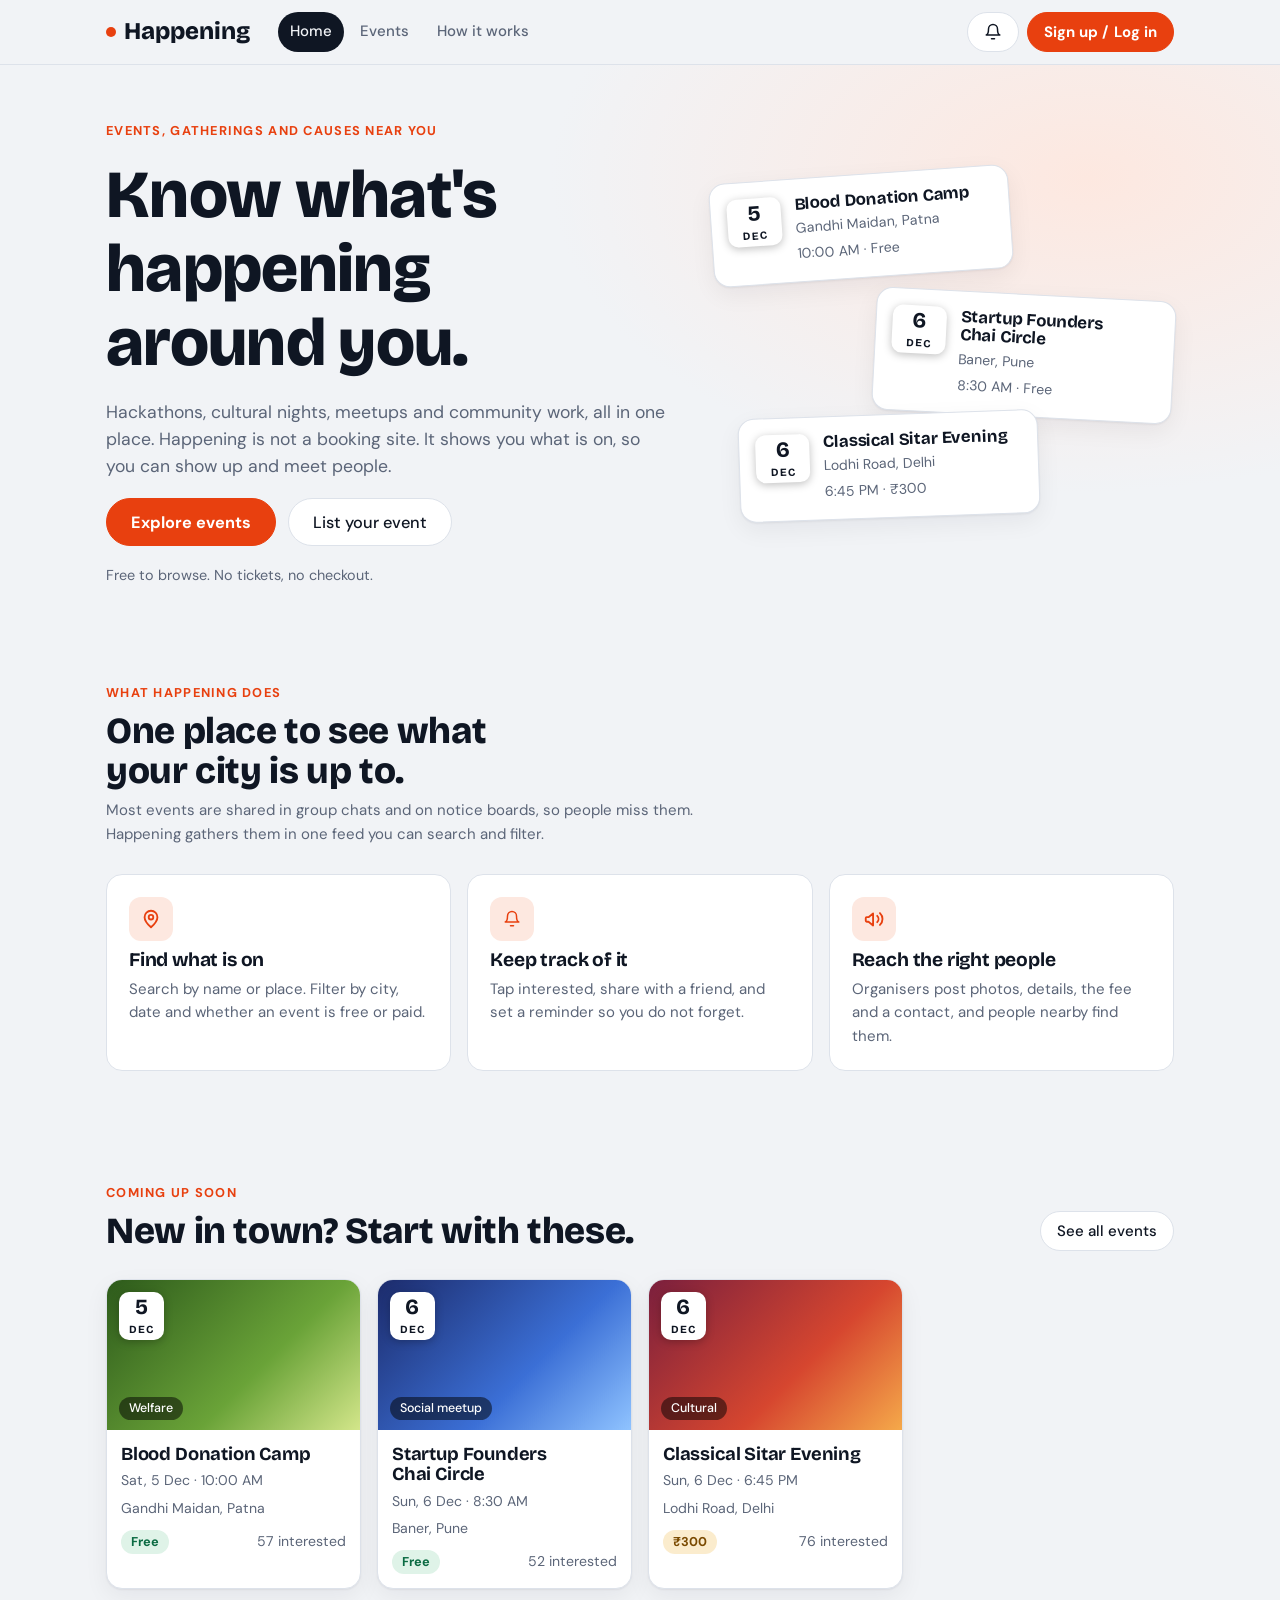
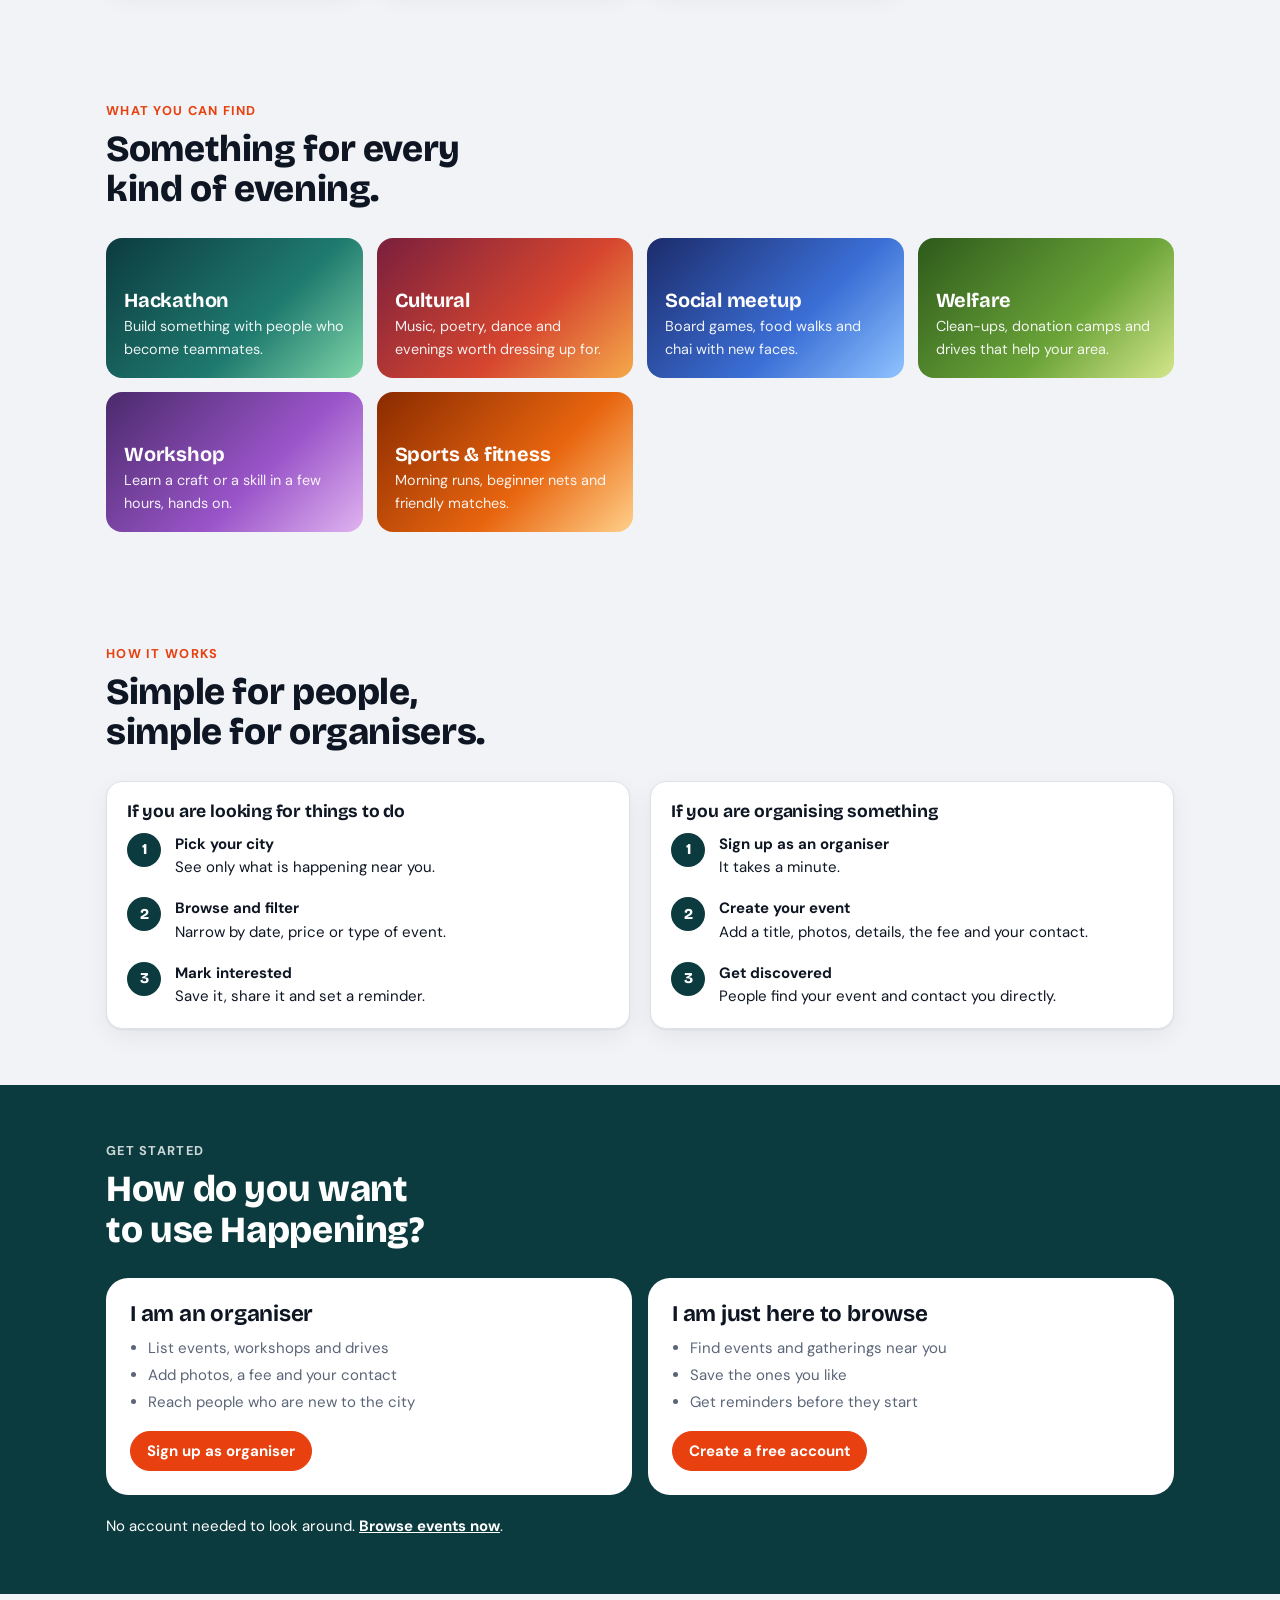
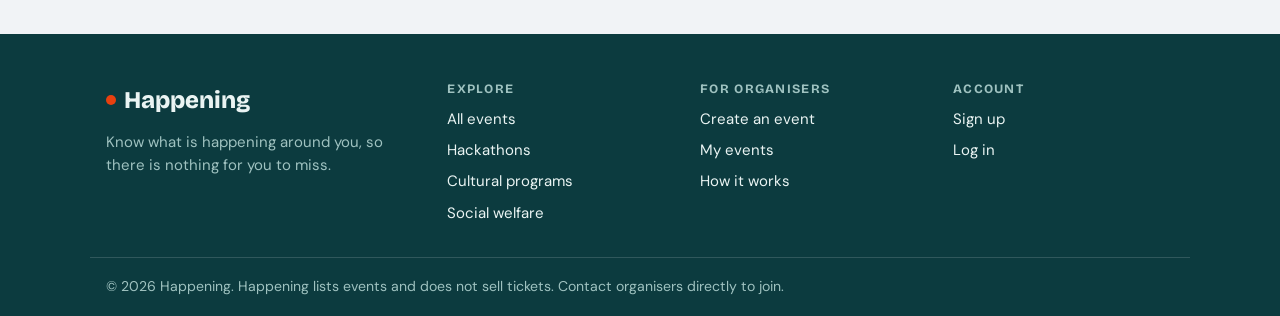
<file: index.html>
<!doctype html>
<html lang="en">
<head>
  <meta charset="utf-8">
  <meta name="viewport" content="width=device-width, initial-scale=1, viewport-fit=cover">
  <title>Happening | Know what's happening around you</title>
  <meta name="description" content="Discover events, gatherings, hackathons and cultural programs happening in your city. Happening is not a booking site. It shows you what is on so you can show up.">

  <link rel="preconnect" href="https://fonts.googleapis.com">
  <link rel="preconnect" href="https://fonts.gstatic.com" crossorigin>
  <link rel="stylesheet" href="https://fonts.googleapis.com/css2?family=Bricolage+Grotesque:opsz,wght@12..96,500;12..96,700;12..96,800&family=DM+Sans:wght@400;500;700&display=swap">

  <link rel="stylesheet" href="css/base.css">
  <link rel="stylesheet" href="css/layout.css">
  <link rel="stylesheet" href="css/components.css">
  <link rel="stylesheet" href="css/home.css">
</head>

<body data-page="home">
  <header id="site-header"></header>

  <main>
    <!-- Hero -->
    <section class="hero">
      <div class="container hero-inner">
        <div class="hero-copy">
          <p class="eyebrow">Events, gatherings and causes near you</p>
          <h1>Know what's happening around you.</h1>
          <p class="hero-lead">
            Hackathons, cultural nights, meetups and community work, all in one place.
            Happening is not a booking site. It shows you what is on, so you can show up and meet people.
          </p>
          <div class="hero-actions">
            <a class="btn btn-primary btn-large" href="events.html">Explore events</a>
            <a class="btn btn-large" id="hero-organiser" href="login.html?mode=signup&amp;role=organiser">List your event</a>
          </div>
          <p class="hero-note">Free to browse. No tickets, no checkout.</p>
        </div>

        <div class="ticket-stack" id="hero-tickets" aria-label="Sample upcoming events"></div>
      </div>
    </section>

    <!-- What Happening does -->
    <section class="section" id="what-it-does">
      <div class="container">
        <div class="section-head">
          <p class="eyebrow">What Happening does</p>
          <h2>One place to see what your city is up to.</h2>
          <p class="muted">
            Most events are shared in group chats and on notice boards, so people miss them.
            Happening gathers them in one feed you can search and filter.
          </p>
        </div>

        <div class="feature-grid">
          <article class="feature">
            <span class="feature-icon" id="icon-find"></span>
            <h3>Find what is on</h3>
            <p class="muted">
              Search by name or place. Filter by city, date and whether an event is free or paid.
            </p>
          </article>
          <article class="feature">
            <span class="feature-icon" id="icon-save"></span>
            <h3>Keep track of it</h3>
            <p class="muted">
              Tap interested, share with a friend, and set a reminder so you do not forget.
            </p>
          </article>
          <article class="feature">
            <span class="feature-icon" id="icon-organise"></span>
            <h3>Reach the right people</h3>
            <p class="muted">
              Organisers post photos, details, the fee and a contact, and people nearby find them.
            </p>
          </article>
        </div>
      </div>
    </section>

    <!-- Coming up soon -->
    <section class="section" id="coming-up">
      <div class="container">
        <div class="section-head-row">
          <div class="section-head">
            <p class="eyebrow">Coming up soon</p>
            <h2>New in town? Start with these.</h2>
          </div>
          <a class="btn" href="events.html">See all events</a>
        </div>
        <div class="card-grid" id="upcoming-grid"></div>
      </div>
    </section>

    <!-- Categories -->
    <section class="section" id="categories">
      <div class="container">
        <div class="section-head">
          <p class="eyebrow">What you can find</p>
          <h2>Something for every kind of evening.</h2>
        </div>
        <div class="category-grid" id="category-grid"></div>
      </div>
    </section>

    <!-- How it works -->
    <section class="section" id="how-it-works">
      <div class="container">
        <div class="section-head">
          <p class="eyebrow">How it works</p>
          <h2>Simple for people, simple for organisers.</h2>
        </div>

        <div class="steps-grid">
          <div class="panel">
            <h3>If you are looking for things to do</h3>
            <ol class="steps">
              <li><strong>Pick your city</strong>See only what is happening near you.</li>
              <li><strong>Browse and filter</strong>Narrow by date, price or type of event.</li>
              <li><strong>Mark interested</strong>Save it, share it and set a reminder.</li>
            </ol>
          </div>
          <div class="panel">
            <h3>If you are organising something</h3>
            <ol class="steps">
              <li><strong>Sign up as an organiser</strong>It takes a minute.</li>
              <li><strong>Create your event</strong>Add a title, photos, details, the fee and your contact.</li>
              <li><strong>Get discovered</strong>People find your event and contact you directly.</li>
            </ol>
          </div>
        </div>
      </div>
    </section>

    <!-- Get started -->
    <section class="section get-started" id="get-started">
      <div class="container">
        <div class="section-head">
          <p class="eyebrow">Get started</p>
          <h2>How do you want to use Happening?</h2>
        </div>

        <div class="role-grid">
          <article class="role-card">
            <h3>I am an organiser</h3>
            <ul>
              <li>List events, workshops and drives</li>
              <li>Add photos, a fee and your contact</li>
              <li>Reach people who are new to the city</li>
            </ul>
            <a class="btn btn-primary" id="start-organiser" href="login.html?mode=signup&amp;role=organiser">Sign up as organiser</a>
          </article>

          <article class="role-card">
            <h3>I am just here to browse</h3>
            <ul>
              <li>Find events and gatherings near you</li>
              <li>Save the ones you like</li>
              <li>Get reminders before they start</li>
            </ul>
            <a class="btn btn-primary" id="start-browse" href="login.html?mode=signup">Create a free account</a>
          </article>
        </div>

        <p class="get-started-foot">
          No account needed to look around. <a href="events.html">Browse events now</a>.
        </p>
      </div>
    </section>
  </main>

  <footer id="site-footer"></footer>

  <script src="js/data.js"></script>
  <script src="js/store.js"></script>
  <script src="js/helpers.js"></script>
  <script src="js/components.js"></script>
  <script src="js/layout.js"></script>
  <script src="js/home.js"></script>
</body>
</html>
</file>
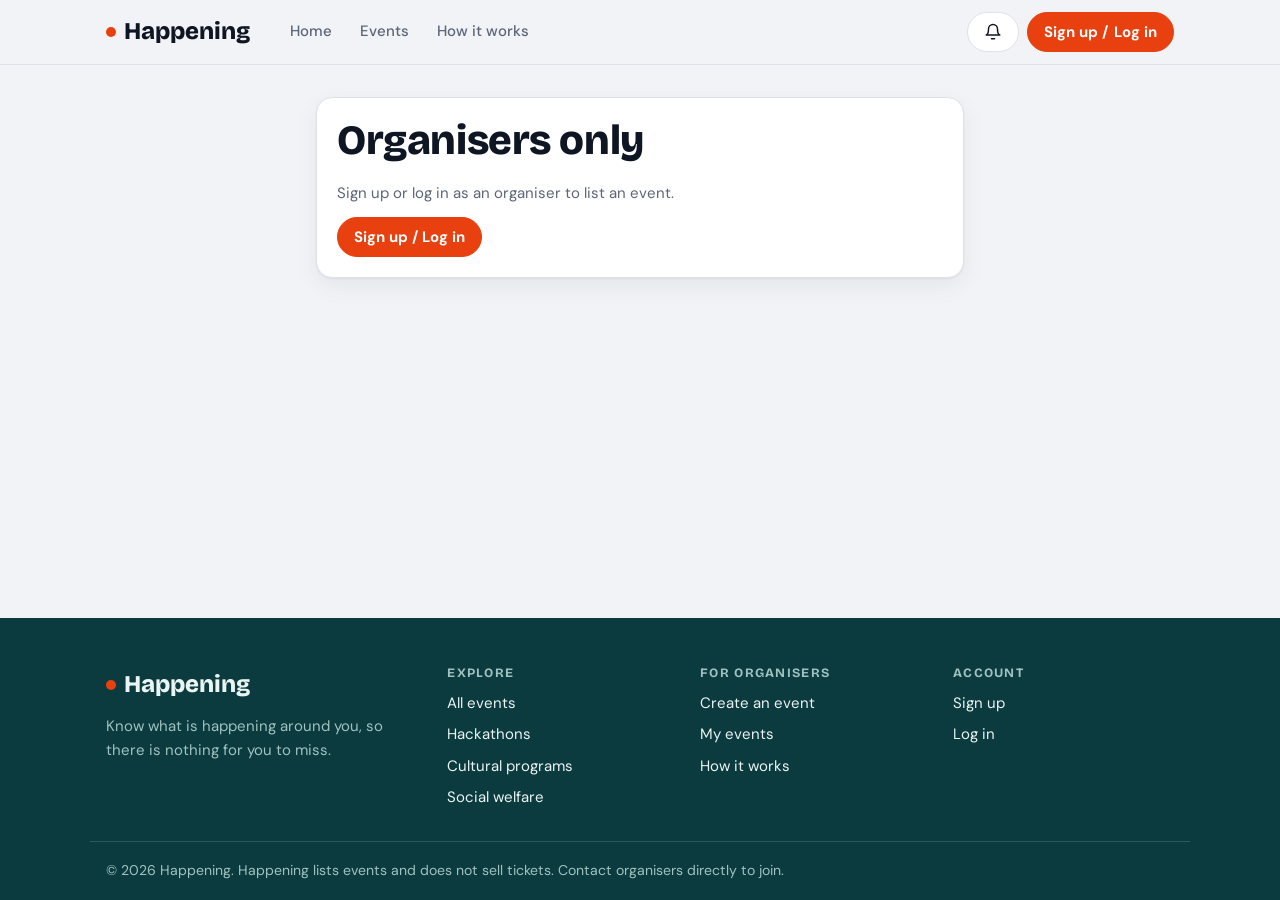
<file: create.html>
<!doctype html>
<html lang="en">
<head>
  <meta charset="utf-8">
  <meta name="viewport" content="width=device-width, initial-scale=1, viewport-fit=cover">
  <title>Create an event | Happening</title>
  <meta name="description" content="List your event on Happening so people nearby can find it.">

  <link rel="preconnect" href="https://fonts.googleapis.com">
  <link rel="preconnect" href="https://fonts.gstatic.com" crossorigin>
  <link rel="stylesheet" href="https://fonts.googleapis.com/css2?family=Bricolage+Grotesque:opsz,wght@12..96,500;12..96,700;12..96,800&family=DM+Sans:wght@400;500;700&display=swap">

  <link rel="stylesheet" href="css/base.css">
  <link rel="stylesheet" href="css/layout.css">
  <link rel="stylesheet" href="css/components.css">
  <link rel="stylesheet" href="css/forms.css">
</head>

<body data-page="create">
  <header id="site-header"></header>

  <main class="container form-page">
    <!-- Shown to anyone who is not logged in as an organiser -->
    <div id="gate" class="panel">
      <h1>Organisers only</h1>
      <p class="muted">Sign up or log in as an organiser to list an event.</p>
      <div>
        <a class="btn btn-primary" href="login.html?mode=signup&amp;role=organiser">Sign up / Log in</a>
      </div>
    </div>

    <div id="form-area" hidden>
      <h1>List an event</h1>
      <p class="muted">People near you will see this on Happening. You handle sign-ups and payment yourself.</p>

      <form id="event-form" class="form" novalidate style="margin-top:20px">
        <div class="field">
          <label for="title">Title</label>
          <input id="title" maxlength="80" placeholder="Weekend trek to Rajgir hills">
        </div>

        <div class="field-row">
          <div class="field">
            <label for="category">Category</label>
            <select id="category"></select>
          </div>
          <div class="field">
            <label for="city">City</label>
            <select id="city"></select>
          </div>
        </div>

        <div class="field-row">
          <div class="field">
            <label for="area">Area</label>
            <input id="area" placeholder="Kankarbagh">
          </div>
          <div class="field">
            <label for="venue">Venue</label>
            <input id="venue" placeholder="Patna Sports Ground">
          </div>
        </div>

        <div class="field-row">
          <div class="field">
            <label for="date">Date</label>
            <input id="date" type="date">
          </div>
          <div class="field">
            <label for="time">Start time</label>
            <input id="time" type="time" value="18:00">
          </div>
        </div>

        <div class="field">
          <label for="fee">Event fee in &#8377;</label>
          <input id="fee" type="number" min="0" step="10" value="0">
          <span class="hint">Enter 0 for a free event.</span>
        </div>

        <div class="field">
          <label for="description">Description</label>
          <textarea id="description" rows="5" placeholder="What will happen, who it is for, what to bring."></textarea>
        </div>

        <div class="field">
          <label for="photos">Photos</label>
          <input id="photos" type="file" accept="image/*" multiple>
          <div id="photo-previews" class="photo-previews"></div>
          <span class="hint">Up to 4 photos. The first one becomes the cover.</span>
        </div>

        <div class="field-row">
          <div class="field">
            <label for="organiser-name">Organiser name</label>
            <input id="organiser-name">
          </div>
          <div class="field">
            <label for="phone">Phone</label>
            <input id="phone" type="tel" placeholder="+91 ...">
          </div>
        </div>

        <div class="field">
          <label for="email">Email</label>
          <input id="email" type="email" placeholder="you@example.com">
          <span class="hint">Add at least a phone or an email so people can ask you questions.</span>
        </div>

        <div id="form-error" class="form-error" role="alert"></div>

        <div>
          <button class="btn btn-primary btn-large" type="submit">Publish event</button>
        </div>
      </form>
    </div>
  </main>

  <footer id="site-footer"></footer>

  <script src="js/data.js"></script>
  <script src="js/store.js"></script>
  <script src="js/helpers.js"></script>
  <script src="js/components.js"></script>
  <script src="js/layout.js"></script>
  <script src="js/create.js"></script>
</body>
</html>
</file>
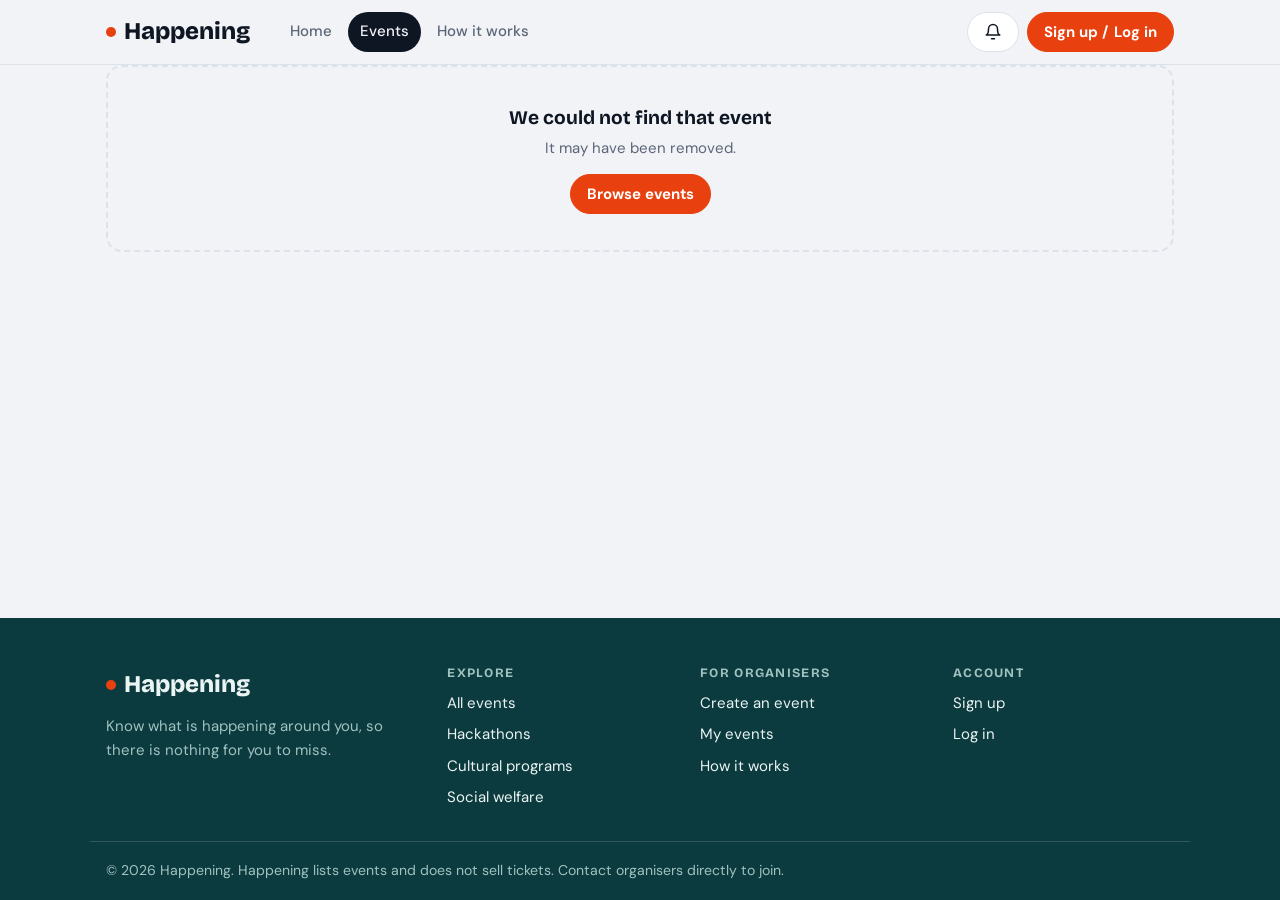
<file: event.html>
<!doctype html>
<html lang="en">
<head>
  <meta charset="utf-8">
  <meta name="viewport" content="width=device-width, initial-scale=1, viewport-fit=cover">
  <title>Event | Happening</title>
  <meta name="description" content="Event details, fee, location and organiser contact.">

  <link rel="preconnect" href="https://fonts.googleapis.com">
  <link rel="preconnect" href="https://fonts.gstatic.com" crossorigin>
  <link rel="stylesheet" href="https://fonts.googleapis.com/css2?family=Bricolage+Grotesque:opsz,wght@12..96,500;12..96,700;12..96,800&family=DM+Sans:wght@400;500;700&display=swap">

  <link rel="stylesheet" href="css/base.css">
  <link rel="stylesheet" href="css/layout.css">
  <link rel="stylesheet" href="css/components.css">
  <link rel="stylesheet" href="css/events.css">
  <link rel="stylesheet" href="css/forms.css">
</head>

<body data-page="events">
  <header id="site-header"></header>

  <main>
    <div class="container" id="event-root"></div>
  </main>

  <footer id="site-footer"></footer>

  <script src="js/data.js"></script>
  <script src="js/store.js"></script>
  <script src="js/helpers.js"></script>
  <script src="js/components.js"></script>
  <script src="js/layout.js"></script>
  <script src="js/event.js"></script>
</body>
</html>
</file>
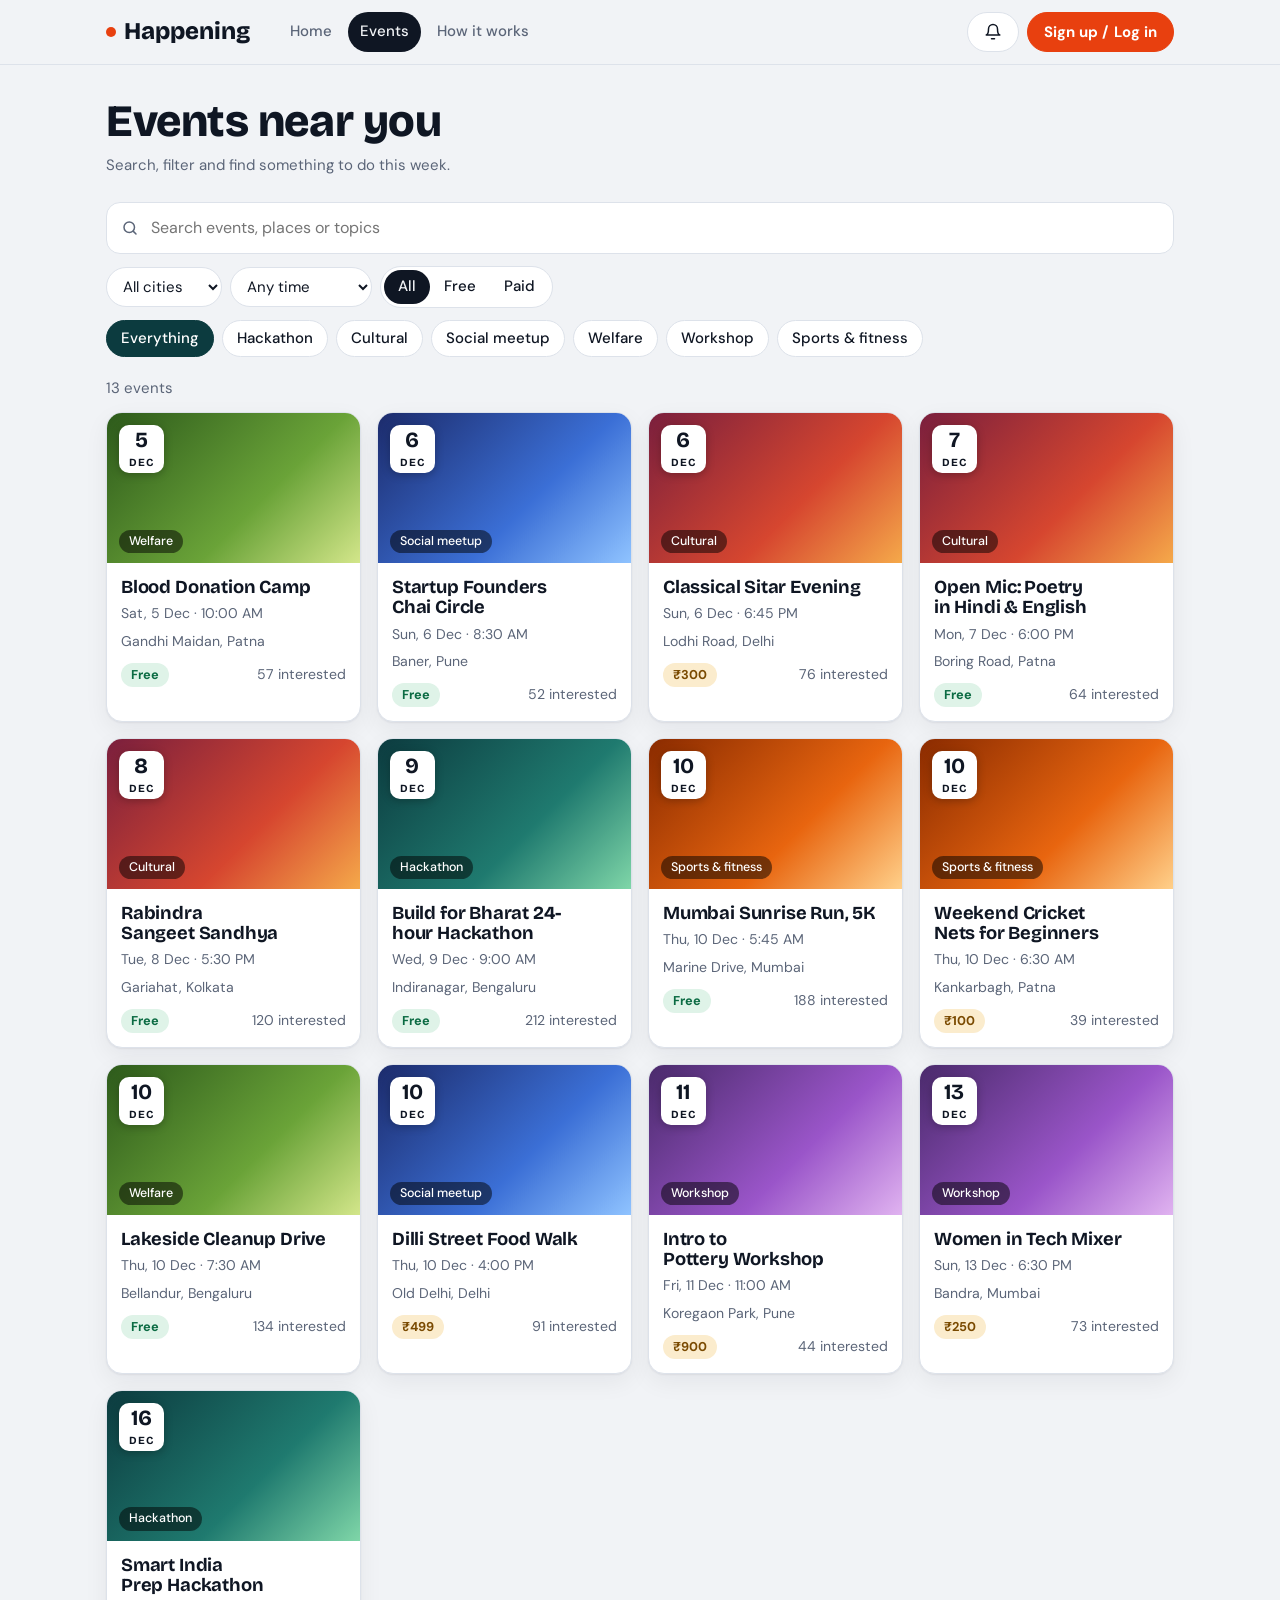
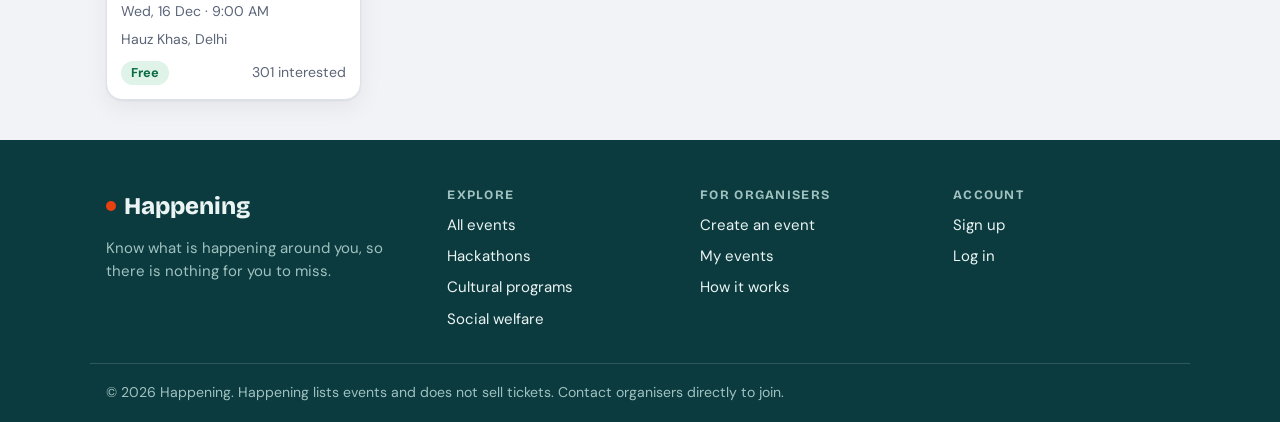
<file: events.html>
<!doctype html>
<html lang="en">
<head>
  <meta charset="utf-8">
  <meta name="viewport" content="width=device-width, initial-scale=1, viewport-fit=cover">
  <title>Events | Happening</title>
  <meta name="description" content="Browse upcoming events, gatherings, hackathons and cultural programs in your city.">

  <link rel="preconnect" href="https://fonts.googleapis.com">
  <link rel="preconnect" href="https://fonts.gstatic.com" crossorigin>
  <link rel="stylesheet" href="https://fonts.googleapis.com/css2?family=Bricolage+Grotesque:opsz,wght@12..96,500;12..96,700;12..96,800&family=DM+Sans:wght@400;500;700&display=swap">

  <link rel="stylesheet" href="css/base.css">
  <link rel="stylesheet" href="css/layout.css">
  <link rel="stylesheet" href="css/components.css">
  <link rel="stylesheet" href="css/events.css">
</head>

<body data-page="events">
  <header id="site-header"></header>

  <main>
    <div class="container">
      <div class="page-head">
        <h1>Events near you</h1>
        <p class="muted">Search, filter and find something to do this week.</p>
      </div>

      <div class="search">
        <svg width="18" height="18" viewBox="0 0 24 24" fill="none" stroke="currentColor" stroke-width="2" stroke-linecap="round" aria-hidden="true"><circle cx="11" cy="11" r="7"/><path d="m20 20-3.5-3.5"/></svg>
        <input id="q" type="search" placeholder="Search events, places or topics" aria-label="Search events">
      </div>

      <div class="filters">
        <select id="city" class="select" aria-label="City"></select>
        <select id="when" class="select" aria-label="Date"></select>
        <div id="price" class="segmented" role="group" aria-label="Price"></div>
      </div>

      <div id="categories" class="chips" role="group" aria-label="Category"></div>

      <p id="count" class="result-count" aria-live="polite"></p>
      <div id="results" class="card-grid"></div>
    </div>
  </main>

  <footer id="site-footer"></footer>

  <script src="js/data.js"></script>
  <script src="js/store.js"></script>
  <script src="js/helpers.js"></script>
  <script src="js/components.js"></script>
  <script src="js/layout.js"></script>
  <script src="js/events.js"></script>
</body>
</html>
</file>
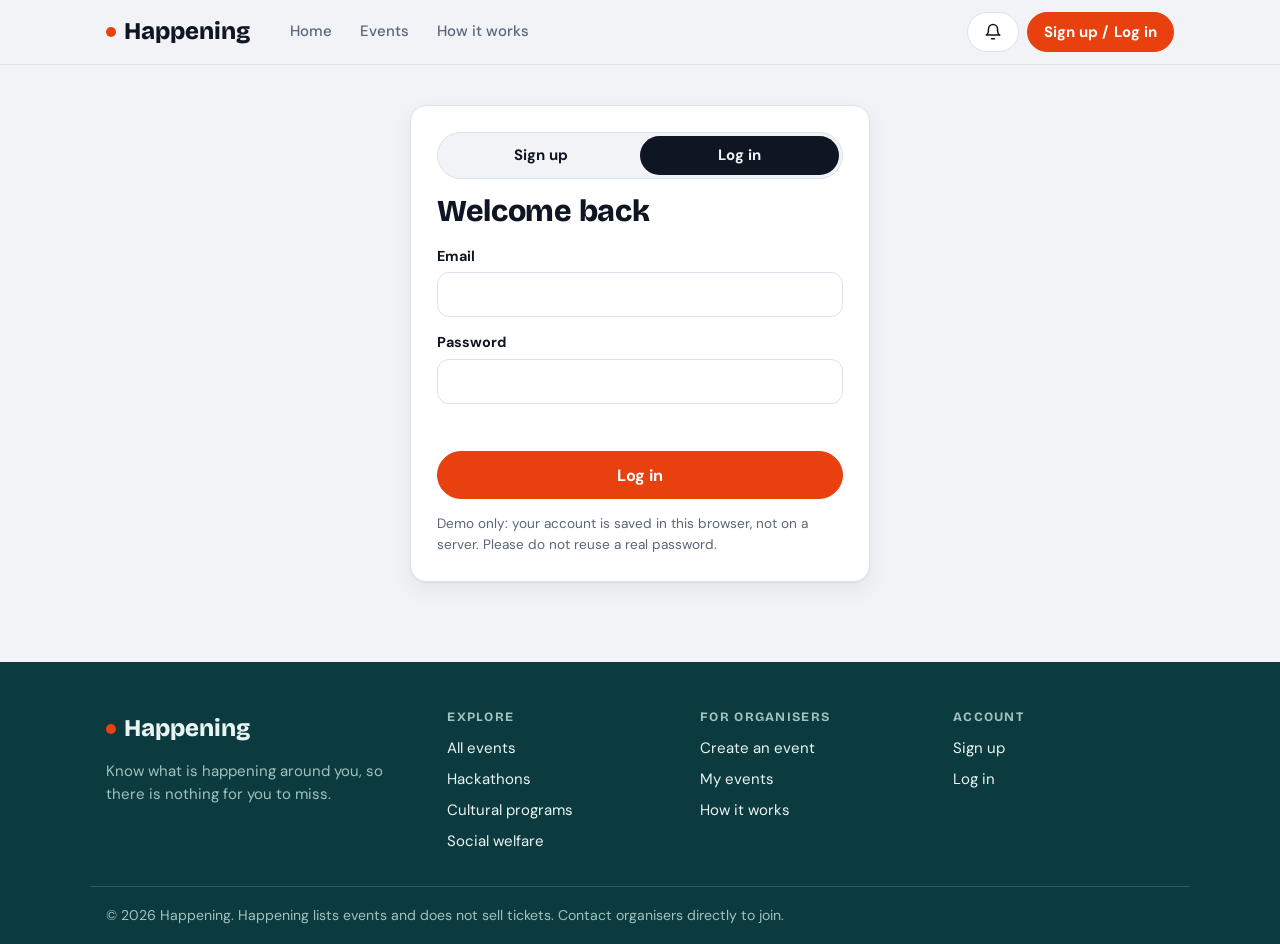
<file: login.html>
<!doctype html>
<html lang="en">
<head>
  <meta charset="utf-8">
  <meta name="viewport" content="width=device-width, initial-scale=1, viewport-fit=cover">
  <title>Sign up or log in | Happening</title>
  <meta name="description" content="Create a Happening account to list events or save the ones you like.">

  <link rel="preconnect" href="https://fonts.googleapis.com">
  <link rel="preconnect" href="https://fonts.gstatic.com" crossorigin>
  <link rel="stylesheet" href="https://fonts.googleapis.com/css2?family=Bricolage+Grotesque:opsz,wght@12..96,500;12..96,700;12..96,800&family=DM+Sans:wght@400;500;700&display=swap">

  <link rel="stylesheet" href="css/base.css">
  <link rel="stylesheet" href="css/layout.css">
  <link rel="stylesheet" href="css/components.css">
  <link rel="stylesheet" href="css/forms.css">
</head>

<body data-page="login">
  <header id="site-header"></header>

  <main class="container auth-page">
    <div class="panel auth-card">
      <div class="auth-tabs" role="tablist" aria-label="Account">
        <button type="button" role="tab" data-mode="signup" aria-selected="false">Sign up</button>
        <button type="button" role="tab" data-mode="login" aria-selected="true">Log in</button>
      </div>

      <h1 id="auth-title">Welcome back</h1>

      <form id="auth-form" class="form" novalidate>
        <div class="field" data-signup-only hidden>
          <label for="name">Your name</label>
          <input id="name" autocomplete="name">
        </div>

        <div class="field">
          <label for="email">Email</label>
          <input id="email" type="email" autocomplete="email" required>
        </div>

        <div class="field">
          <label for="password">Password</label>
          <input id="password" type="password" autocomplete="current-password" required>
        </div>

        <fieldset class="field" data-signup-only hidden>
          <legend>I am joining as</legend>
          <div class="role-options">
            <label class="role-option">
              <input type="radio" name="role" value="user" checked>
              <strong>Just here to browse</strong>
              <span>Find and save events</span>
            </label>
            <label class="role-option">
              <input type="radio" name="role" value="organiser">
              <strong>Organiser</strong>
              <span>List my own events</span>
            </label>
          </div>
        </fieldset>

        <div id="auth-error" class="form-error" role="alert"></div>

        <button id="auth-submit" class="btn btn-primary btn-large" type="submit">Log in</button>

        <p class="hint">
          Demo only: your account is saved in this browser, not on a server.
          Please do not reuse a real password.
        </p>
      </form>
    </div>
  </main>

  <footer id="site-footer"></footer>

  <script src="js/data.js"></script>
  <script src="js/store.js"></script>
  <script src="js/helpers.js"></script>
  <script src="js/components.js"></script>
  <script src="js/layout.js"></script>
  <script src="js/login.js"></script>
</body>
</html>
</file>
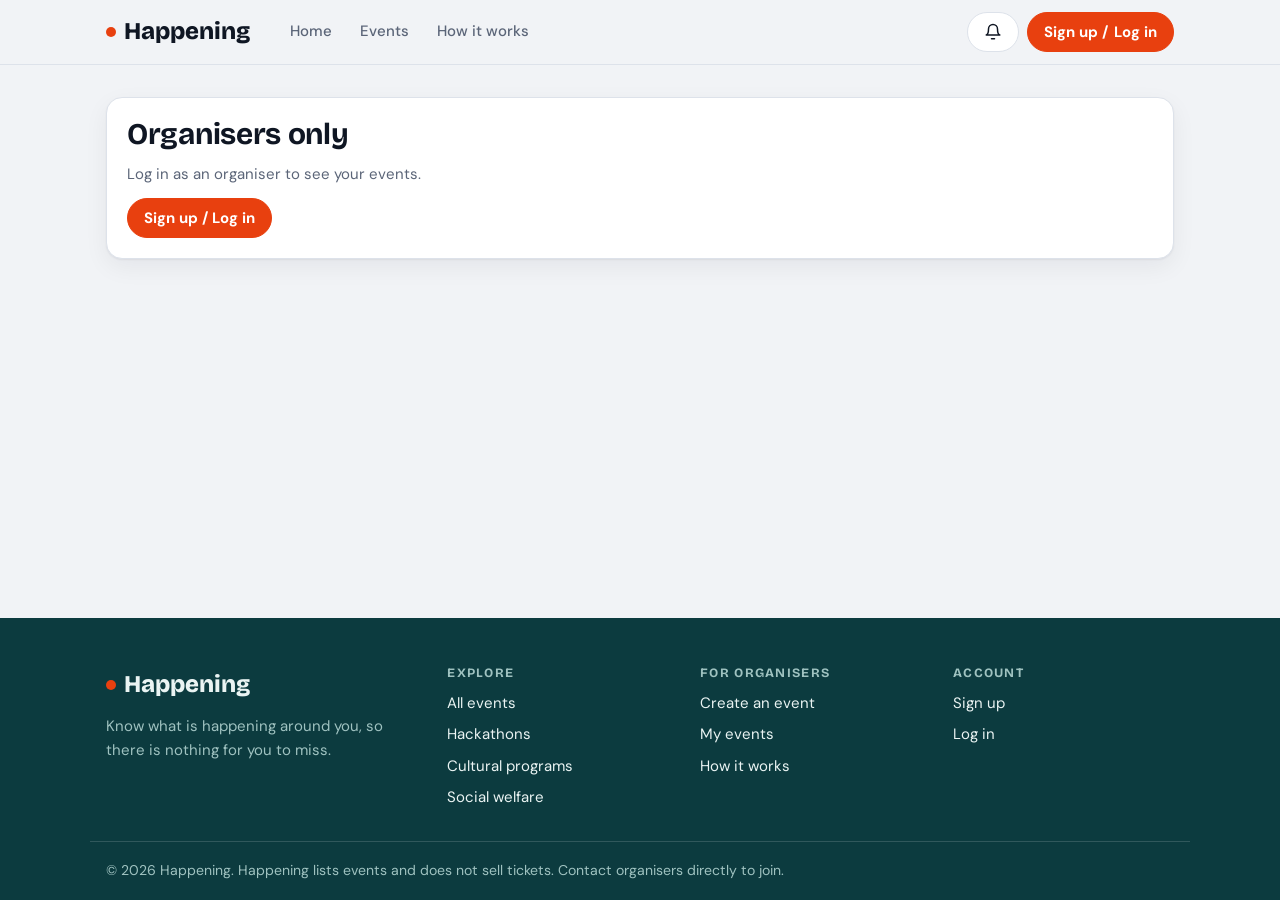
<file: my-events.html>
<!doctype html>
<html lang="en">
<head>
  <meta charset="utf-8">
  <meta name="viewport" content="width=device-width, initial-scale=1, viewport-fit=cover">
  <title>My events | Happening</title>
  <meta name="description" content="Events you have listed on Happening.">

  <link rel="preconnect" href="https://fonts.googleapis.com">
  <link rel="preconnect" href="https://fonts.gstatic.com" crossorigin>
  <link rel="stylesheet" href="https://fonts.googleapis.com/css2?family=Bricolage+Grotesque:opsz,wght@12..96,500;12..96,700;12..96,800&family=DM+Sans:wght@400;500;700&display=swap">

  <link rel="stylesheet" href="css/base.css">
  <link rel="stylesheet" href="css/layout.css">
  <link rel="stylesheet" href="css/components.css">
  <link rel="stylesheet" href="css/events.css">
  <link rel="stylesheet" href="css/forms.css">
</head>

<body data-page="my-events">
  <header id="site-header"></header>

  <main class="container">
    <!-- Shown to anyone who is not logged in as an organiser -->
    <div id="gate" class="panel" style="margin-top:32px">
      <h1>Organisers only</h1>
      <p class="muted">Log in as an organiser to see your events.</p>
      <div>
        <a class="btn btn-primary" href="login.html?mode=signup&amp;role=organiser">Sign up / Log in</a>
      </div>
    </div>

    <div id="content" hidden>
      <div class="page-head">
        <h1>My events</h1>
        <p class="muted">Events you have listed. Counts here are saved on this device in the preview.</p>
      </div>

      <p id="published-banner" class="pill pill-free" hidden style="margin-bottom:12px">Your event is published.</p>

      <div id="my-events" class="card-grid"></div>
    </div>
  </main>

  <footer id="site-footer"></footer>

  <script src="js/data.js"></script>
  <script src="js/store.js"></script>
  <script src="js/helpers.js"></script>
  <script src="js/components.js"></script>
  <script src="js/layout.js"></script>
  <script src="js/my-events.js"></script>
</body>
</html>
</file>
<file: css/base.css>
/* ==========================================================================
   base.css
   Design tokens, reset and typography. Loaded on every page.
   ========================================================================== */

:root {
  /* Colour: light theme */
  --bg: #f1f3f6;
  --surface: #ffffff;
  --ink: #0f1623;
  --muted: #5b6578;
  --line: #dde2ea;

  --accent: #e8400f;
  --accent-ink: #ffffff;
  --accent-soft: #fde8e0;

  --deep: #0c3b3f;
  --deep-ink: #ffffff;

  --free: #0b6b43;
  --free-soft: #dff3e8;
  --paid: #7a4a00;
  --paid-soft: #fbeccd;

  --footer-bg: #0c3b3f;
  --footer-ink: #eaf4f3;
  --footer-muted: #9fc2c0;

  --shadow: 0 1px 2px rgba(15, 22, 35, 0.06), 0 8px 24px rgba(15, 22, 35, 0.06);

  /* Type */
  --font-display: "Bricolage Grotesque", "Trebuchet MS", system-ui, sans-serif;
  --font-body: "DM Sans", system-ui, -apple-system, "Segoe UI", sans-serif;

  /* Shape and spacing */
  --radius-sm: 10px;
  --radius: 16px;
  --radius-lg: 22px;
  --page-width: 1100px;
  --gutter: max(16px, env(safe-area-inset-left, 0px));

  color-scheme: light;
}

/* Colour: dark theme (follows the visitor's system setting) */
@media (prefers-color-scheme: dark) {
  :root {
    --bg: #0d1117;
    --surface: #161c26;
    --ink: #eef1f6;
    --muted: #9aa5b8;
    --line: #263041;

    --accent: #ff6a3d;
    --accent-ink: #1a0a04;
    --accent-soft: #3a1d12;

    --deep: #7fd6d0;
    --deep-ink: #072326;

    --free: #4fd69a;
    --free-soft: #12362a;
    --paid: #f2b84b;
    --paid-soft: #3a2d10;

    --footer-bg: #0a1a1d;
    --footer-ink: #e6f1f0;
    --footer-muted: #8bb0ae;

    --shadow: 0 1px 2px rgba(0, 0, 0, 0.4), 0 8px 24px rgba(0, 0, 0, 0.35);

    color-scheme: dark;
  }
}

/* Reset ------------------------------------------------------------------ */

*,
*::before,
*::after {
  box-sizing: border-box;
}

html {
  -webkit-text-size-adjust: 100%;
  scroll-behavior: smooth;
}

body {
  margin: 0;
  min-height: 100vh;
  display: flex;
  flex-direction: column;
  background: var(--bg);
  color: var(--ink);
  font-family: var(--font-body);
  font-size: 15px;
  line-height: 1.55;
}

main {
  flex: 1;
}

img {
  max-width: 100%;
  display: block;
}

button,
input,
select,
textarea {
  font: inherit;
  color: inherit;
}

button {
  cursor: pointer;
}

a {
  color: inherit;
}

[hidden] {
  display: none !important;
}

:focus-visible {
  outline: 3px solid var(--accent);
  outline-offset: 2px;
  border-radius: 6px;
}

@media (prefers-reduced-motion: reduce) {
  html {
    scroll-behavior: auto;
  }

  *,
  *::before,
  *::after {
    animation: none !important;
    transition: none !important;
  }
}

/* Typography ------------------------------------------------------------- */

h1,
h2,
h3,
h4 {
  margin: 0;
  font-family: var(--font-display);
  line-height: 1.1;
  letter-spacing: -0.01em;
  text-wrap: balance;
}

p {
  margin: 0;
}

.muted {
  color: var(--muted);
}

.eyebrow {
  font-size: 0.8rem;
  font-weight: 700;
  letter-spacing: 0.1em;
  text-transform: uppercase;
  color: var(--accent);
}

/* Layout helper ---------------------------------------------------------- */

.container {
  width: 100%;
  max-width: var(--page-width);
  margin-inline: auto;
  padding-inline: var(--gutter);
}

.section {
  padding-block: 56px;
}

.section-head {
  display: grid;
  gap: 8px;
  margin-bottom: 28px;
  max-width: 60ch;
}

.section-head h2 {
  font-size: clamp(1.6rem, 4vw, 2.3rem);
  font-weight: 800;
}
</file>
<file: css/layout.css>
/* ==========================================================================
   layout.css
   Site header (navbar), reminders panel and footer. Loaded on every page.
   ========================================================================== */

/* Header ----------------------------------------------------------------- */

.site-header {
  position: sticky;
  top: 0;
  z-index: 20;
  background: var(--bg);
  border-bottom: 1px solid var(--line);
}

.navbar {
  display: flex;
  align-items: center;
  gap: 12px;
  min-height: 64px;
}

.logo {
  display: inline-flex;
  align-items: center;
  gap: 8px;
  font-family: var(--font-display);
  font-size: 1.5rem;
  font-weight: 800;
  text-decoration: none;
}

.logo-dot {
  width: 10px;
  height: 10px;
  border-radius: 50%;
  background: var(--accent);
  box-shadow: 0 0 0 0 var(--accent);
  animation: ping 2s infinite;
}

@keyframes ping {
  70% {
    box-shadow: 0 0 0 9px transparent;
  }
  100% {
    box-shadow: 0 0 0 0 transparent;
  }
}

.site-nav {
  display: flex;
  align-items: center;
  gap: 4px;
  margin-left: 16px;
}

.site-nav a {
  padding: 8px 12px;
  border-radius: 999px;
  font-weight: 500;
  text-decoration: none;
  color: var(--muted);
}

.site-nav a:hover {
  color: var(--ink);
}

.site-nav a[aria-current="page"] {
  background: var(--ink);
  color: var(--bg);
}

.nav-actions {
  display: flex;
  align-items: center;
  gap: 8px;
  margin-left: auto;
}

.nav-user {
  display: flex;
  align-items: center;
  gap: 8px;
}

.nav-user-name {
  max-width: 140px;
  overflow: hidden;
  text-overflow: ellipsis;
  white-space: nowrap;
  font-weight: 500;
}

/* Written as .btn.nav-toggle so it beats .btn (components.css loads later). */
.btn.nav-toggle {
  display: none;
}

/* Reminders panel (opens from the bell button) */

.notif-panel {
  position: absolute;
  right: var(--gutter);
  top: 100%;
  z-index: 30;
  width: min(360px, calc(100vw - 32px));
  max-height: 70vh;
  overflow: auto;
  margin-top: 8px;
  padding: 16px;
  display: grid;
  gap: 10px;
  background: var(--surface);
  border: 1px solid var(--line);
  border-radius: var(--radius);
  box-shadow: var(--shadow);
}

.notif-item {
  display: grid;
  gap: 2px;
  padding-top: 10px;
  border-top: 1px solid var(--line);
  text-decoration: none;
}

.notif-item:first-of-type {
  padding-top: 0;
  border-top: 0;
}

/* Header on small screens: the nav collapses behind a Menu button */

@media (max-width: 820px) {
  .navbar {
    flex-wrap: wrap;
    padding-block: 10px;
  }

  .logo {
    order: 1;
  }

  .nav-actions {
    order: 2;
  }

  .btn.nav-toggle {
    order: 3;
    display: inline-flex;
  }

  .site-nav {
    order: 4;
    display: none;
    width: 100%;
    flex-direction: column;
    align-items: stretch;
    margin: 0;
    padding-bottom: 6px;
  }

  .site-nav.is-open {
    display: flex;
  }

  .nav-user-name {
    display: none;
  }
}

/* Very small phones: keep logo, bell, log in and menu on one row */

@media (max-width: 480px) {
  .nav-login-extra {
    display: none;
  }

  .logo {
    font-size: 1.25rem;
  }

  .navbar {
    gap: 8px;
  }

  .navbar .btn {
    padding-inline: 12px;
  }
}

/* Footer ----------------------------------------------------------------- */

.site-footer {
  margin-top: 40px;
  background: var(--footer-bg);
  color: var(--footer-ink);
}

.footer-grid {
  display: grid;
  grid-template-columns: minmax(0, 1.4fr) repeat(3, minmax(0, 1fr));
  gap: 32px;
  padding-block: 48px 32px;
}

.footer-brand {
  display: grid;
  gap: 12px;
  align-content: start;
}

.footer-brand p {
  max-width: 34ch;
  color: var(--footer-muted);
}

.footer-col {
  display: grid;
  gap: 8px;
  align-content: start;
}

.footer-col h3 {
  margin-bottom: 4px;
  font-size: 0.8rem;
  letter-spacing: 0.1em;
  text-transform: uppercase;
  color: var(--footer-muted);
}

.footer-col a {
  text-decoration: none;
  width: fit-content;
}

.footer-col a:hover {
  text-decoration: underline;
}

.footer-bottom {
  padding-block: 18px;
  border-top: 1px solid rgba(255, 255, 255, 0.15);
  color: var(--footer-muted);
  font-size: 0.88rem;
}

@media (max-width: 760px) {
  .footer-grid {
    grid-template-columns: repeat(2, minmax(0, 1fr));
  }

  .footer-brand {
    grid-column: 1 / -1;
  }
}
</file>
<file: css/components.css>
/* ==========================================================================
   components.css
   Reusable pieces: buttons, pills, event cards, panels, empty state, toast.
   ========================================================================== */

/* Buttons ---------------------------------------------------------------- */

.btn {
  display: inline-flex;
  align-items: center;
  justify-content: center;
  gap: 6px;
  min-height: 40px;
  padding: 8px 16px;
  border: 1px solid var(--line);
  border-radius: 999px;
  background: var(--surface);
  font-weight: 500;
  text-decoration: none;
  line-height: 1.2;
}

.btn:hover {
  border-color: var(--ink);
}

.btn-primary {
  background: var(--accent);
  border-color: var(--accent);
  color: var(--accent-ink);
  font-weight: 700;
}

.btn-primary:hover {
  border-color: var(--accent);
  filter: brightness(1.06);
}

.btn-dark {
  background: var(--ink);
  border-color: var(--ink);
  color: var(--bg);
}

.btn-large {
  min-height: 48px;
  padding-inline: 24px;
  font-size: 1.02rem;
}

.btn.is-on {
  background: var(--ink);
  border-color: var(--ink);
  color: var(--bg);
}

.btn.is-on.btn-vibe {
  background: var(--accent);
  border-color: var(--accent);
  color: var(--accent-ink);
}

.btn-danger {
  color: var(--accent);
}

.badge {
  min-width: 18px;
  padding: 0 6px;
  border-radius: 999px;
  background: var(--accent);
  color: var(--accent-ink);
  font-size: 0.72rem;
  font-weight: 700;
  text-align: center;
}

/* Pills ------------------------------------------------------------------ */

.pill {
  display: inline-block;
  padding: 2px 10px;
  border-radius: 999px;
  font-size: 0.8rem;
  font-weight: 700;
}

.pill-free {
  background: var(--free-soft);
  color: var(--free);
}

.pill-paid {
  background: var(--paid-soft);
  color: var(--paid);
}

/* Event card ------------------------------------------------------------- */

.card-grid {
  display: grid;
  grid-template-columns: repeat(auto-fill, minmax(250px, 1fr));
  gap: 16px;
}

.event-card {
  display: flex;
  flex-direction: column;
  min-width: 0;
  overflow: hidden;
  background: var(--surface);
  border: 1px solid var(--line);
  border-radius: var(--radius);
  box-shadow: var(--shadow);
  text-decoration: none;
  transition: transform 0.15s;
}

.event-card:hover {
  transform: translateY(-3px);
}

.event-cover {
  position: relative;
  height: 150px;
  background-size: cover;
  background-position: center;
  color: #ffffff;
}

/* Date block, styled like a ticket stub */
.date-stub {
  position: absolute;
  left: 12px;
  top: 12px;
  padding: 4px 10px;
  border-radius: var(--radius-sm);
  background: #ffffff;
  color: #0f1623;
  font-family: var(--font-display);
  line-height: 1.1;
  text-align: center;
  box-shadow: 0 2px 8px rgba(0, 0, 0, 0.25);
}

.date-stub strong {
  display: block;
  font-size: 1.35rem;
}

.date-stub span {
  font-size: 0.68rem;
  font-weight: 700;
  letter-spacing: 0.08em;
  text-transform: uppercase;
}

.category-tag {
  position: absolute;
  left: 12px;
  bottom: 10px;
  padding: 2px 10px;
  border-radius: 999px;
  background: rgba(0, 0, 0, 0.5);
  color: #ffffff;
  font-size: 0.78rem;
  font-weight: 500;
}

.event-body {
  display: grid;
  flex: 1;
  align-content: start;
  gap: 6px;
  padding: 14px;
}

.event-body h3 {
  font-size: 1.15rem;
}

.event-meta {
  color: var(--muted);
  font-size: 0.88rem;
}

.event-foot {
  display: flex;
  flex-wrap: wrap;
  align-items: center;
  justify-content: space-between;
  gap: 8px;
  margin-top: 4px;
}

/* Panels and empty states ------------------------------------------------ */

.panel {
  display: grid;
  gap: 12px;
  padding: 20px;
  background: var(--surface);
  border: 1px solid var(--line);
  border-radius: var(--radius);
  box-shadow: var(--shadow);
}

.empty-state {
  grid-column: 1 / -1;
  padding: 36px 18px;
  border: 2px dashed var(--line);
  border-radius: var(--radius);
  color: var(--muted);
  text-align: center;
}

.empty-state strong {
  display: block;
  margin-bottom: 4px;
  font-family: var(--font-display);
  font-size: 1.2rem;
  color: var(--ink);
}

.empty-state .btn {
  margin-top: 14px;
}

/* Toast ------------------------------------------------------------------ */

.toast {
  position: fixed;
  left: 50%;
  bottom: calc(20px + env(safe-area-inset-bottom, 0px));
  z-index: 60;
  max-width: calc(100vw - 32px);
  padding: 10px 18px;
  border-radius: 999px;
  background: var(--ink);
  color: var(--bg);
  font-weight: 500;
  transform: translateX(-50%);
}
</file>
<file: css/home.css>
/* ==========================================================================
   home.css
   Styles for index.html only: hero, features, categories, how it works,
   get started.
   ========================================================================== */

/* Hero ------------------------------------------------------------------- */

.hero {
  padding-block: 56px 40px;
  background:
    radial-gradient(60% 80% at 85% 20%, var(--accent-soft), transparent 70%),
    var(--bg);
}

.hero-inner {
  display: grid;
  grid-template-columns: minmax(0, 1.1fr) minmax(0, 0.9fr);
  gap: 40px;
  align-items: center;
}

.hero-copy {
  display: grid;
  gap: 18px;
  justify-items: start;
}

.hero-copy h1 {
  max-width: 14ch;
  font-size: clamp(2.4rem, 6.5vw, 4.2rem);
  font-weight: 800;
}

.hero-lead {
  max-width: 54ch;
  font-size: 1.1rem;
  color: var(--muted);
}

.hero-actions {
  display: flex;
  flex-wrap: wrap;
  gap: 12px;
}

.hero-note {
  font-size: 0.9rem;
  color: var(--muted);
}

/* Stack of sample event tickets */

.ticket-stack {
  position: relative;
  min-height: 360px;
}

.ticket {
  position: absolute;
  width: min(300px, 86%);
  display: grid;
  gap: 4px;
  padding: 16px 16px 16px 84px;
  background: var(--surface);
  border: 1px solid var(--line);
  border-radius: var(--radius);
  box-shadow: var(--shadow);
  text-decoration: none;
}

.ticket:nth-child(1) {
  top: 0;
  left: 0;
  transform: rotate(-4deg);
}

.ticket:nth-child(2) {
  top: 120px;
  right: 0;
  transform: rotate(3deg);
}

.ticket:nth-child(3) {
  top: 240px;
  left: 28px;
  transform: rotate(-2deg);
}

.ticket .date-stub {
  top: 16px;
  left: 16px;
  width: 54px;
  padding-inline: 4px;
}

.ticket h3 {
  font-size: 1.05rem;
}

/* Features --------------------------------------------------------------- */

.feature-grid {
  display: grid;
  grid-template-columns: repeat(auto-fit, minmax(240px, 1fr));
  gap: 16px;
}

.feature {
  display: grid;
  gap: 8px;
  align-content: start;
  padding: 22px;
  background: var(--surface);
  border: 1px solid var(--line);
  border-radius: var(--radius);
}

.feature-icon {
  display: grid;
  place-items: center;
  width: 44px;
  height: 44px;
  border-radius: 12px;
  background: var(--accent-soft);
  color: var(--accent);
}

.feature h3 {
  font-size: 1.2rem;
}

/* Section header with a link on the right */

.section-head-row {
  display: flex;
  flex-wrap: wrap;
  align-items: flex-end;
  justify-content: space-between;
  gap: 12px;
  margin-bottom: 28px;
}

.section-head-row .section-head {
  margin-bottom: 0;
}

/* Categories ------------------------------------------------------------- */

.category-grid {
  display: grid;
  grid-template-columns: repeat(auto-fit, minmax(220px, 1fr));
  gap: 14px;
}

.category-tile {
  display: grid;
  gap: 4px;
  align-content: end;
  min-height: 140px;
  padding: 18px;
  border-radius: var(--radius);
  color: #ffffff;
  text-decoration: none;
}

.category-tile h3 {
  font-size: 1.25rem;
}

.category-tile p {
  font-size: 0.9rem;
  opacity: 0.92;
}

.category-tile:hover {
  filter: brightness(1.08);
}

/* How it works ----------------------------------------------------------- */

.steps-grid {
  display: grid;
  grid-template-columns: repeat(auto-fit, minmax(300px, 1fr));
  gap: 20px;
}

.steps {
  display: grid;
  gap: 18px;
  margin: 0;
  padding: 0;
  list-style: none;
  counter-reset: step;
}

.steps li {
  position: relative;
  padding-left: 48px;
  counter-increment: step;
}

.steps li::before {
  content: counter(step);
  position: absolute;
  left: 0;
  top: 0;
  display: grid;
  place-items: center;
  width: 34px;
  height: 34px;
  border-radius: 50%;
  background: var(--deep);
  color: var(--deep-ink);
  font-family: var(--font-display);
  font-weight: 800;
}

.steps strong {
  display: block;
}

/* Get started ------------------------------------------------------------ */

.get-started {
  background: var(--deep);
  color: var(--deep-ink);
}

.get-started .eyebrow {
  color: inherit;
  opacity: 0.8;
}

.role-grid {
  display: grid;
  grid-template-columns: repeat(auto-fit, minmax(280px, 1fr));
  gap: 16px;
}

.role-card {
  display: grid;
  gap: 10px;
  align-content: start;
  justify-items: start;
  padding: 24px;
  border-radius: var(--radius-lg);
  background: var(--surface);
  color: var(--ink);
}

.role-card h3 {
  font-size: 1.4rem;
}

.role-card ul {
  display: grid;
  gap: 4px;
  margin: 0 0 6px;
  padding-left: 18px;
  color: var(--muted);
}

.get-started-foot {
  margin-top: 20px;
}

.get-started-foot a {
  font-weight: 700;
}

/* Small screens ---------------------------------------------------------- */

@media (max-width: 820px) {
  .hero-inner {
    grid-template-columns: minmax(0, 1fr);
  }

  .ticket-stack {
    min-height: 330px;
  }

  .section {
    padding-block: 40px;
  }
}
</file>
<file: css/forms.css>
/* ==========================================================================
   forms.css
   Styles for login.html, create.html and my-events.html.
   ========================================================================== */

/* Generic form fields ---------------------------------------------------- */

.form {
  display: grid;
  gap: 14px;
}

.field {
  display: grid;
  gap: 5px;
  min-width: 0;
  border: 0;
  margin: 0;
  padding: 0;
}

.field label,
.field legend {
  padding: 0;
  font-size: 0.9rem;
  font-weight: 700;
}

.field input,
.field select,
.field textarea {
  width: 100%;
  min-width: 0;
  padding: 10px 12px;
  border: 1px solid var(--line);
  border-radius: 12px;
  background: var(--surface);
}

.field-row {
  display: grid;
  grid-template-columns: repeat(auto-fit, minmax(180px, 1fr));
  gap: 12px;
}

.hint {
  font-size: 0.85rem;
  color: var(--muted);
}

.form-error {
  min-height: 1.3em;
  font-weight: 700;
  color: var(--accent);
}

/* Create event page ------------------------------------------------------ */

.form-page {
  max-width: 680px;
  padding-block: 32px;
}

.form-page h1 {
  margin-bottom: 6px;
  font-size: clamp(1.9rem, 5vw, 2.6rem);
  font-weight: 800;
}

.photo-previews {
  display: flex;
  flex-wrap: wrap;
  gap: 8px;
}

.photo-previews div {
  width: 84px;
  height: 64px;
  border-radius: var(--radius-sm);
  background-size: cover;
  background-position: center;
}

/* My events page --------------------------------------------------------- */

.event-with-actions {
  display: grid;
  gap: 8px;
}

.event-actions {
  display: flex;
  flex-wrap: wrap;
  gap: 8px;
}

/* Login and sign up page ------------------------------------------------- */

.auth-page {
  display: grid;
  place-items: start center;
  padding-block: 40px;
}

.auth-card {
  width: min(460px, 100%);
  gap: 16px;
  padding: 26px;
}

.auth-card h1 {
  font-size: 1.9rem;
  font-weight: 800;
}

.auth-tabs {
  display: grid;
  grid-template-columns: 1fr 1fr;
  padding: 3px;
  border: 1px solid var(--line);
  border-radius: 999px;
  background: var(--bg);
}

.auth-tabs button {
  padding: 8px 12px;
  border: 0;
  border-radius: 999px;
  background: none;
  font-weight: 700;
}

.auth-tabs button[aria-selected="true"] {
  background: var(--ink);
  color: var(--bg);
}

.role-options {
  display: grid;
  grid-template-columns: 1fr 1fr;
  gap: 10px;
}

.role-option {
  position: relative;
  display: grid;
  gap: 2px;
  padding: 12px;
  border: 2px solid var(--line);
  border-radius: 14px;
  cursor: pointer;
}

.role-option input {
  position: absolute;
  opacity: 0;
  pointer-events: none;
}

.role-option:has(input:checked) {
  border-color: var(--accent);
  background: var(--accent-soft);
}

.role-option:has(input:focus-visible) {
  outline: 3px solid var(--accent);
  outline-offset: 2px;
}

.role-option strong {
  font-family: var(--font-display);
}

.role-option span {
  font-size: 0.85rem;
  color: var(--muted);
}

@media (max-width: 420px) {
  .role-options {
    grid-template-columns: 1fr;
  }
}
</file>
<file: css/events.css>
/* ==========================================================================
   events.css
   Styles for events.html (browse) and event.html (event detail).
   ========================================================================== */

/* Page heading ----------------------------------------------------------- */

.page-head {
  display: grid;
  gap: 8px;
  padding-block: 32px 8px;
}

.page-head h1 {
  font-size: clamp(1.9rem, 5vw, 2.8rem);
  font-weight: 800;
}

/* Search and filters ----------------------------------------------------- */

.search {
  position: relative;
  margin: 16px 0 12px;
}

.search svg {
  position: absolute;
  left: 15px;
  top: 50%;
  transform: translateY(-50%);
  color: var(--muted);
}

.search input {
  width: 100%;
  padding: 13px 16px 13px 44px;
  border: 1px solid var(--line);
  border-radius: 14px;
  background: var(--surface);
  font-size: 1rem;
}

.filters {
  display: flex;
  flex-wrap: wrap;
  align-items: center;
  gap: 8px;
}

.select {
  max-width: 100%;
  min-height: 40px;
  padding: 8px 12px;
  border: 1px solid var(--line);
  border-radius: 999px;
  background: var(--surface);
}

.segmented {
  display: inline-flex;
  padding: 3px;
  border: 1px solid var(--line);
  border-radius: 999px;
  background: var(--surface);
}

.segmented button {
  padding: 5px 14px;
  border: 0;
  border-radius: 999px;
  background: none;
  font-weight: 500;
}

.segmented button[aria-pressed="true"] {
  background: var(--ink);
  color: var(--bg);
}

.chips {
  display: flex;
  gap: 8px;
  padding: 12px 0 4px;
  overflow-x: auto;
  scrollbar-width: thin;
}

.chip {
  padding: 6px 14px;
  border: 1px solid var(--line);
  border-radius: 999px;
  background: var(--surface);
  font-weight: 500;
  white-space: nowrap;
}

.chip[aria-pressed="true"] {
  background: var(--deep);
  border-color: var(--deep);
  color: var(--deep-ink);
}

.result-count {
  margin: 16px 0 12px;
  color: var(--muted);
}

/* Event detail ----------------------------------------------------------- */

.back-link {
  margin-block: 20px 14px;
}

.detail-layout {
  display: grid;
  grid-template-columns: minmax(0, 1.5fr) minmax(0, 1fr);
  gap: 24px;
  align-items: start;
}

.detail-image {
  position: relative;
  height: 300px;
  overflow: hidden;
  border-radius: 18px;
  background-size: cover;
  background-position: center;
  color: #ffffff;
}

.thumbs {
  display: flex;
  gap: 8px;
  margin-top: 8px;
  overflow-x: auto;
}

.thumbs button {
  flex: none;
  width: 72px;
  height: 54px;
  padding: 0;
  border: 2px solid transparent;
  border-radius: var(--radius-sm);
  background-size: cover;
  background-position: center;
}

.thumbs button[aria-current="true"] {
  border-color: var(--accent);
}

.detail-about {
  display: grid;
  gap: 10px;
  margin-top: 22px;
}

.detail-about h2 {
  font-size: 1.3rem;
}

.detail-description {
  max-width: 65ch;
  white-space: pre-line;
}

.detail-panel h1 {
  font-size: clamp(1.6rem, 4vw, 2.2rem);
  font-weight: 800;
}

.facts {
  display: grid;
  gap: 8px;
  margin: 0;
  padding: 0;
  list-style: none;
}

.facts li {
  display: grid;
  grid-template-columns: 78px minmax(0, 1fr);
  gap: 8px;
}

.facts .label {
  padding-top: 2px;
  font-size: 0.85rem;
  letter-spacing: 0.06em;
  text-transform: uppercase;
  color: var(--muted);
}

.action-row {
  display: flex;
  flex-wrap: wrap;
  gap: 8px;
}

.contact-box {
  display: grid;
  gap: 6px;
  padding-top: 12px;
  border-top: 1px dashed var(--line);
}

.contact-box code {
  padding: 2px 8px;
  border-radius: 8px;
  background: var(--bg);
  word-break: break-all;
  user-select: all;
}

.note-box {
  padding: 10px 12px;
  border: 1px dashed var(--line);
  border-radius: 12px;
  color: var(--muted);
  font-size: 0.88rem;
}

.more-events {
  margin-top: 40px;
}

.more-events h2 {
  margin-bottom: 14px;
  font-size: 1.5rem;
}

@media (max-width: 820px) {
  .detail-layout {
    grid-template-columns: minmax(0, 1fr);
  }
}

@media (max-width: 520px) {
  .detail-image {
    height: 210px;
  }
}
</file>
